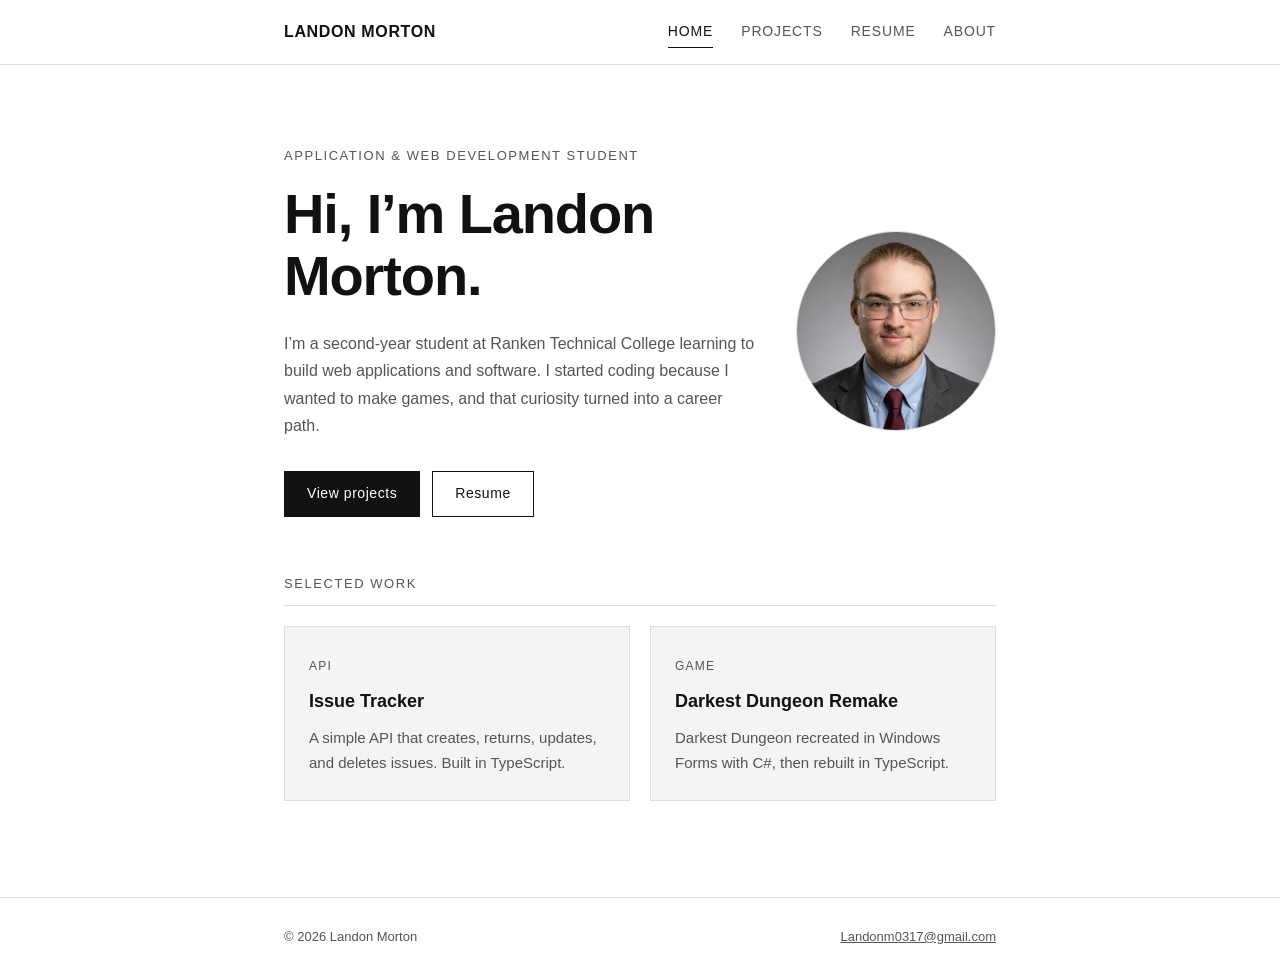
<file: index.html>
<!doctype html>
<html lang="en">
  <head>
    <meta charset="utf-8" />
    <meta name="viewport" content="width=device-width,initial-scale=1" />
    <title>Home · Landon Morton</title>
    <link rel="stylesheet" href="style.css" />
  </head>
  <body>
    <header>
      <div class="wrap">
        <a class="logo" href="index.html">LANDON MORTON</a
        ><button class="menu" aria-label="Menu">Menu</button>
        <nav>
          <a href="index.html">Home</a><a href="projects.html">Projects</a
          ><a href="resume.html">Resume</a><a href="about.html">About</a>
        </nav>
      </div>
    </header>
    <main>
      <div class="wrap">
        <div class="hero">
          <div>
            <p class="eyebrow">Application &amp; Web Development Student</p>
            <h1>Hi, I’m Landon Morton.</h1>
            <p>
              I’m a second-year student at Ranken Technical College learning to
              build web applications and software. I started coding because I
              wanted to make games, and that curiosity turned into a career
              path.
            </p>
            <div class="btns">
              <a class="btn fill" href="projects.html">View projects</a
              ><a class="btn" href="resume.html">Resume</a>
            </div>
          </div>
          <img
            class="portrait"
            src="images/headshot.jpg"
            alt="Portrait of Landon Morton"
            width="200"
            height="200"
          />
        </div>
        <h2>Selected work</h2>
        <div class="grid">
          <a
            class="card"
            href="https://github.com/Landon0Morton/issueTracker"
            target="_blank"
            rel="noopener"
            ><span class="tag">API</span>
            <h3>Issue Tracker</h3>
            <p>
              A simple API that creates, returns, updates, and deletes issues.
              Built in TypeScript.
            </p></a
          ><a class="card" href="projects.html"
            ><span class="tag">Game</span>
            <h3>Darkest Dungeon Remake</h3>
            <p>
              Darkest Dungeon recreated in Windows Forms with C#, then rebuilt
              in TypeScript.
            </p></a
          >
        </div>
      </div>
    </main>
    <footer>
      <div class="wrap">
        <span>© <span id="year"></span> Landon Morton</span
        ><a href="mailto:Landonm0317@gmail.com">Landonm0317@gmail.com</a>
      </div>
    </footer>
    <script src="script.js"></script>
  </body>
</html>
</file>
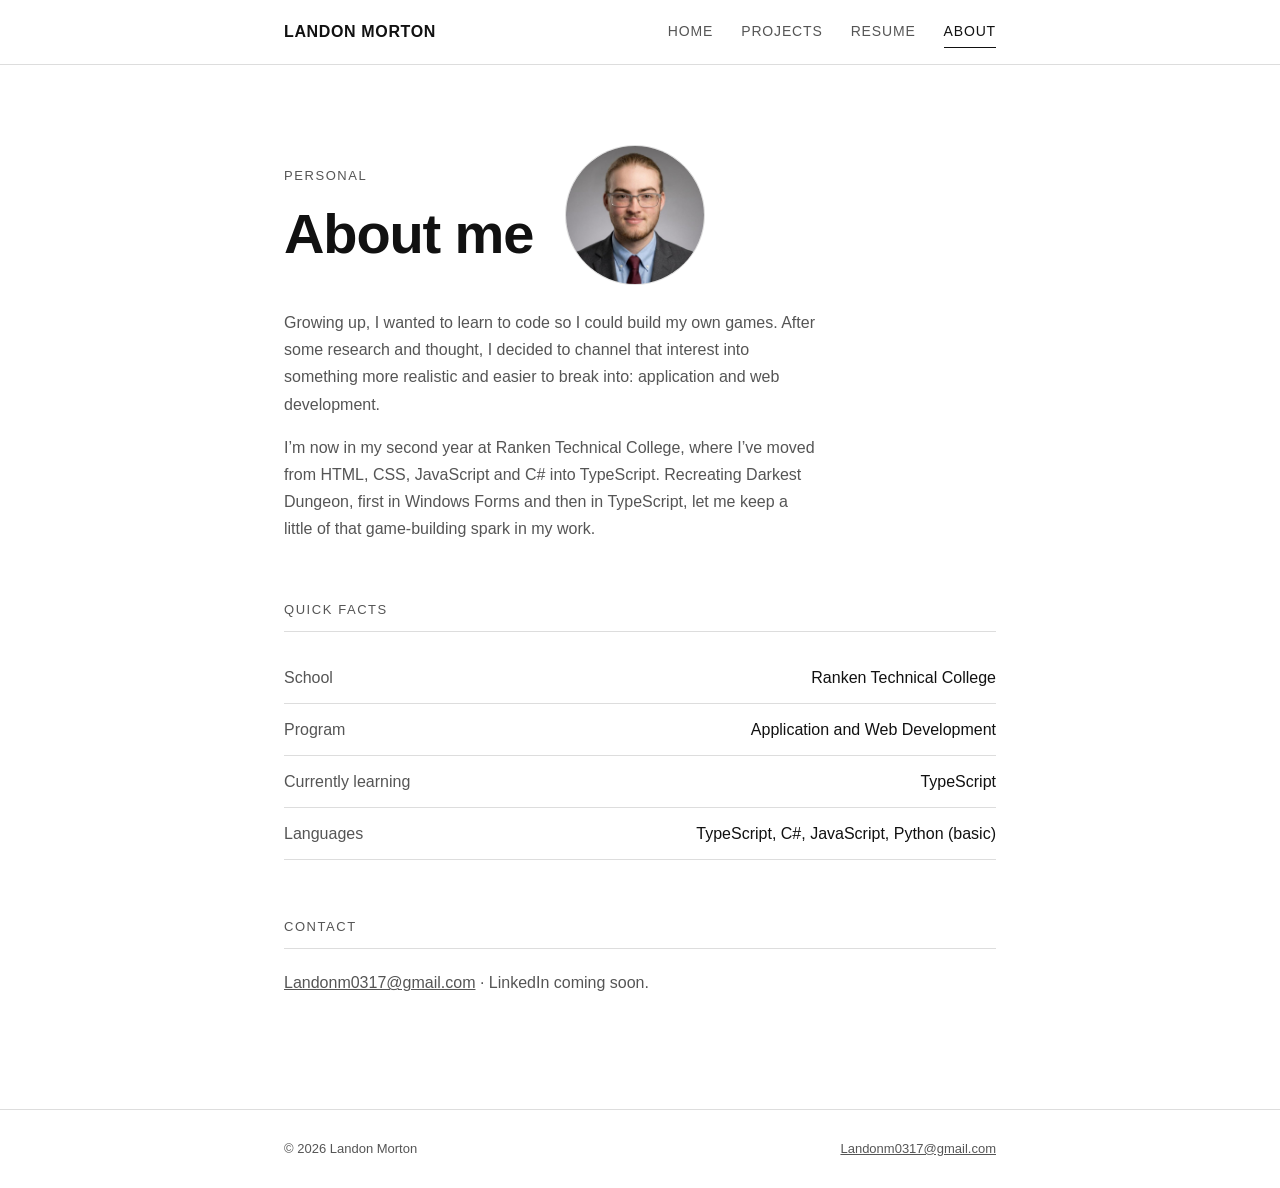
<file: about.html>
<!doctype html>
<html lang="en">
  <head>
    <meta charset="utf-8" />
    <meta name="viewport" content="width=device-width,initial-scale=1" />
    <title>About · Landon Morton</title>
    <link rel="stylesheet" href="style.css" />
  </head>
  <body>
    <header>
      <div class="wrap">
        <a class="logo" href="index.html">LANDON MORTON</a
        ><button class="menu" aria-label="Menu">Menu</button>
        <nav>
          <a href="index.html">Home</a><a href="projects.html">Projects</a
          ><a href="resume.html">Resume</a><a href="about.html">About</a>
        </nav>
      </div>
    </header>
    <main>
      <div class="wrap">
        <div class="about-top">
          <div>
            <p class="eyebrow">Personal</p>
            <h1>About me</h1>
          </div>
          <img
            class="portrait"
            src="images/headshot.jpg"
            alt="Portrait of Landon Morton"
            width="140"
            height="140"
          />
        </div>
        <p>
          Growing up, I wanted to learn to code so I could build my own games.
          After some research and thought, I decided to channel that interest
          into something more realistic and easier to break into: application
          and web development.
        </p>
        <p>
          I’m now in my second year at Ranken Technical College, where I’ve
          moved from HTML, CSS, JavaScript and C# into TypeScript. Recreating
          Darkest Dungeon, first in Windows Forms and then in TypeScript, let me
          keep a little of that game-building spark in my work.
        </p>
        <h2>Quick facts</h2>
        <ul class="facts">
          <li><span>School</span><b>Ranken Technical College</b></li>
          <li><span>Program</span><b>Application and Web Development</b></li>
          <li><span>Currently learning</span><b>TypeScript</b></li>
          <li>
            <span>Languages</span
            ><b>TypeScript, C#, JavaScript, Python (basic)</b>
          </li>
        </ul>
        <h2>Contact</h2>
        <p>
          <a href="mailto:Landonm0317@gmail.com">Landonm0317@gmail.com</a> ·
          LinkedIn coming soon.
        </p>
      </div>
    </main>
    <footer>
      <div class="wrap">
        <span>© <span id="year"></span> Landon Morton</span
        ><a href="mailto:Landonm0317@gmail.com">Landonm0317@gmail.com</a>
      </div>
    </footer>
    <script src="script.js"></script>
  </body>
</html>
</file>
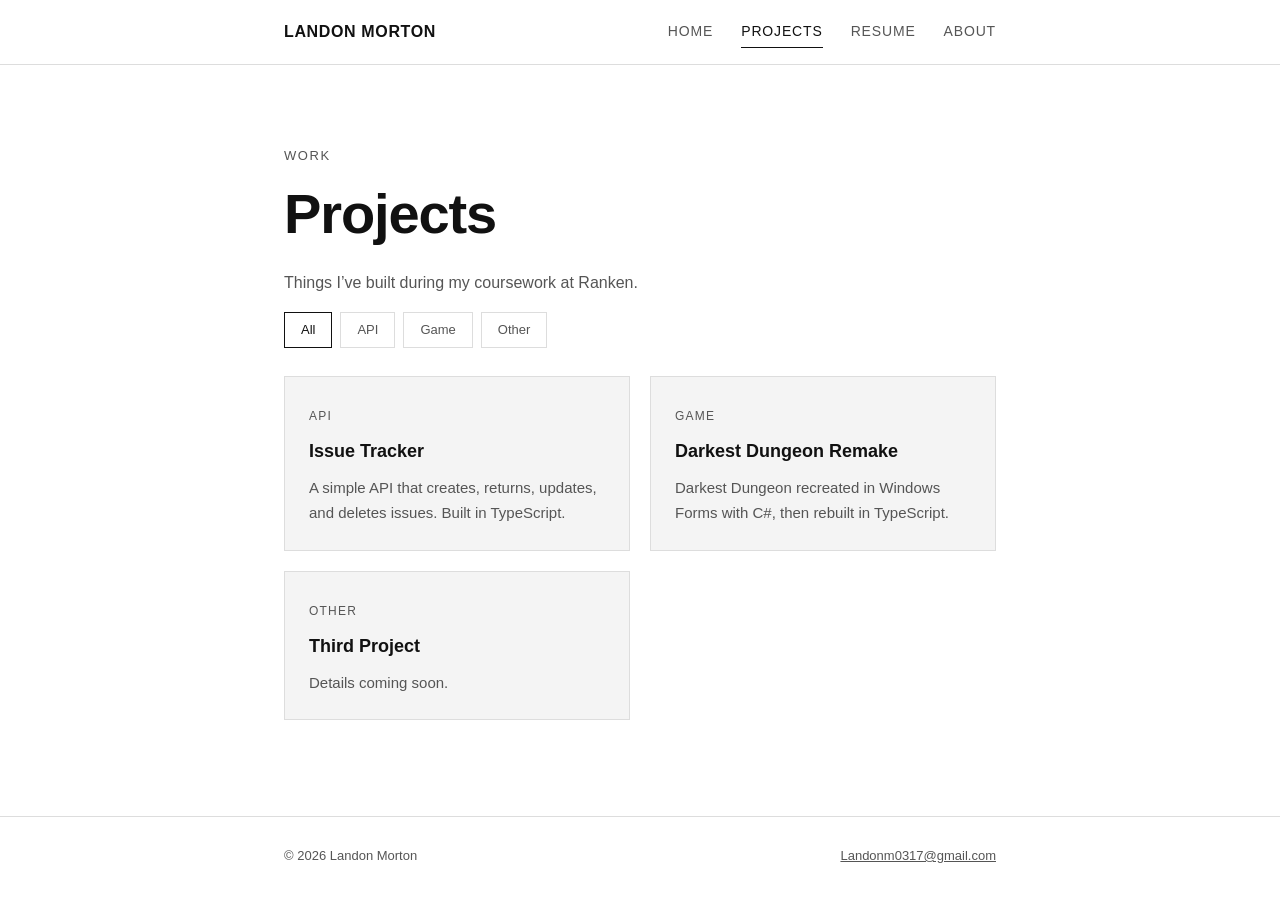
<file: projects.html>
<!doctype html>
<html lang="en">
  <head>
    <meta charset="utf-8" />
    <meta name="viewport" content="width=device-width,initial-scale=1" />
    <title>Projects · Landon Morton</title>
    <link rel="stylesheet" href="style.css" />
  </head>
  <body>
    <header>
      <div class="wrap">
        <a class="logo" href="index.html">LANDON MORTON</a
        ><button class="menu" aria-label="Menu">Menu</button>
        <nav>
          <a href="index.html">Home</a><a href="projects.html">Projects</a
          ><a href="resume.html">Resume</a><a href="about.html">About</a>
        </nav>
      </div>
    </header>
    <main>
      <div class="wrap">
        <p class="eyebrow">Work</p>
        <h1>Projects</h1>
        <p>Things I’ve built during my coursework at Ranken.</p>
        <div class="filters">
          <button class="on" data-filter="all">All</button
          ><button data-filter="api">API</button
          ><button data-filter="game">Game</button
          ><button data-filter="other">Other</button>
        </div>
        <div class="grid">
          <a
            class="card"
            data-cat="api"
            href="https://github.com/Landon0Morton/issueTracker"
            target="_blank"
            rel="noopener"
            ><span class="tag">API</span>
            <h3>Issue Tracker</h3>
            <p>
              A simple API that creates, returns, updates, and deletes issues.
              Built in TypeScript.
            </p></a
          ><a class="card" data-cat="game" href="projects.html"
            ><span class="tag">Game</span>
            <h3>Darkest Dungeon Remake</h3>
            <p>
              Darkest Dungeon recreated in Windows Forms with C#, then rebuilt
              in TypeScript.
            </p></a
          ><a class="card" data-cat="other" href="projects.html"
            ><span class="tag">Other</span>
            <h3>Third Project</h3>
            <p>Details coming soon.</p></a
          >
        </div>
      </div>
    </main>
    <footer>
      <div class="wrap">
        <span>© <span id="year"></span> Landon Morton</span
        ><a href="mailto:Landonm0317@gmail.com">Landonm0317@gmail.com</a>
      </div>
    </footer>
    <script src="script.js"></script>
  </body>
</html>
</file>
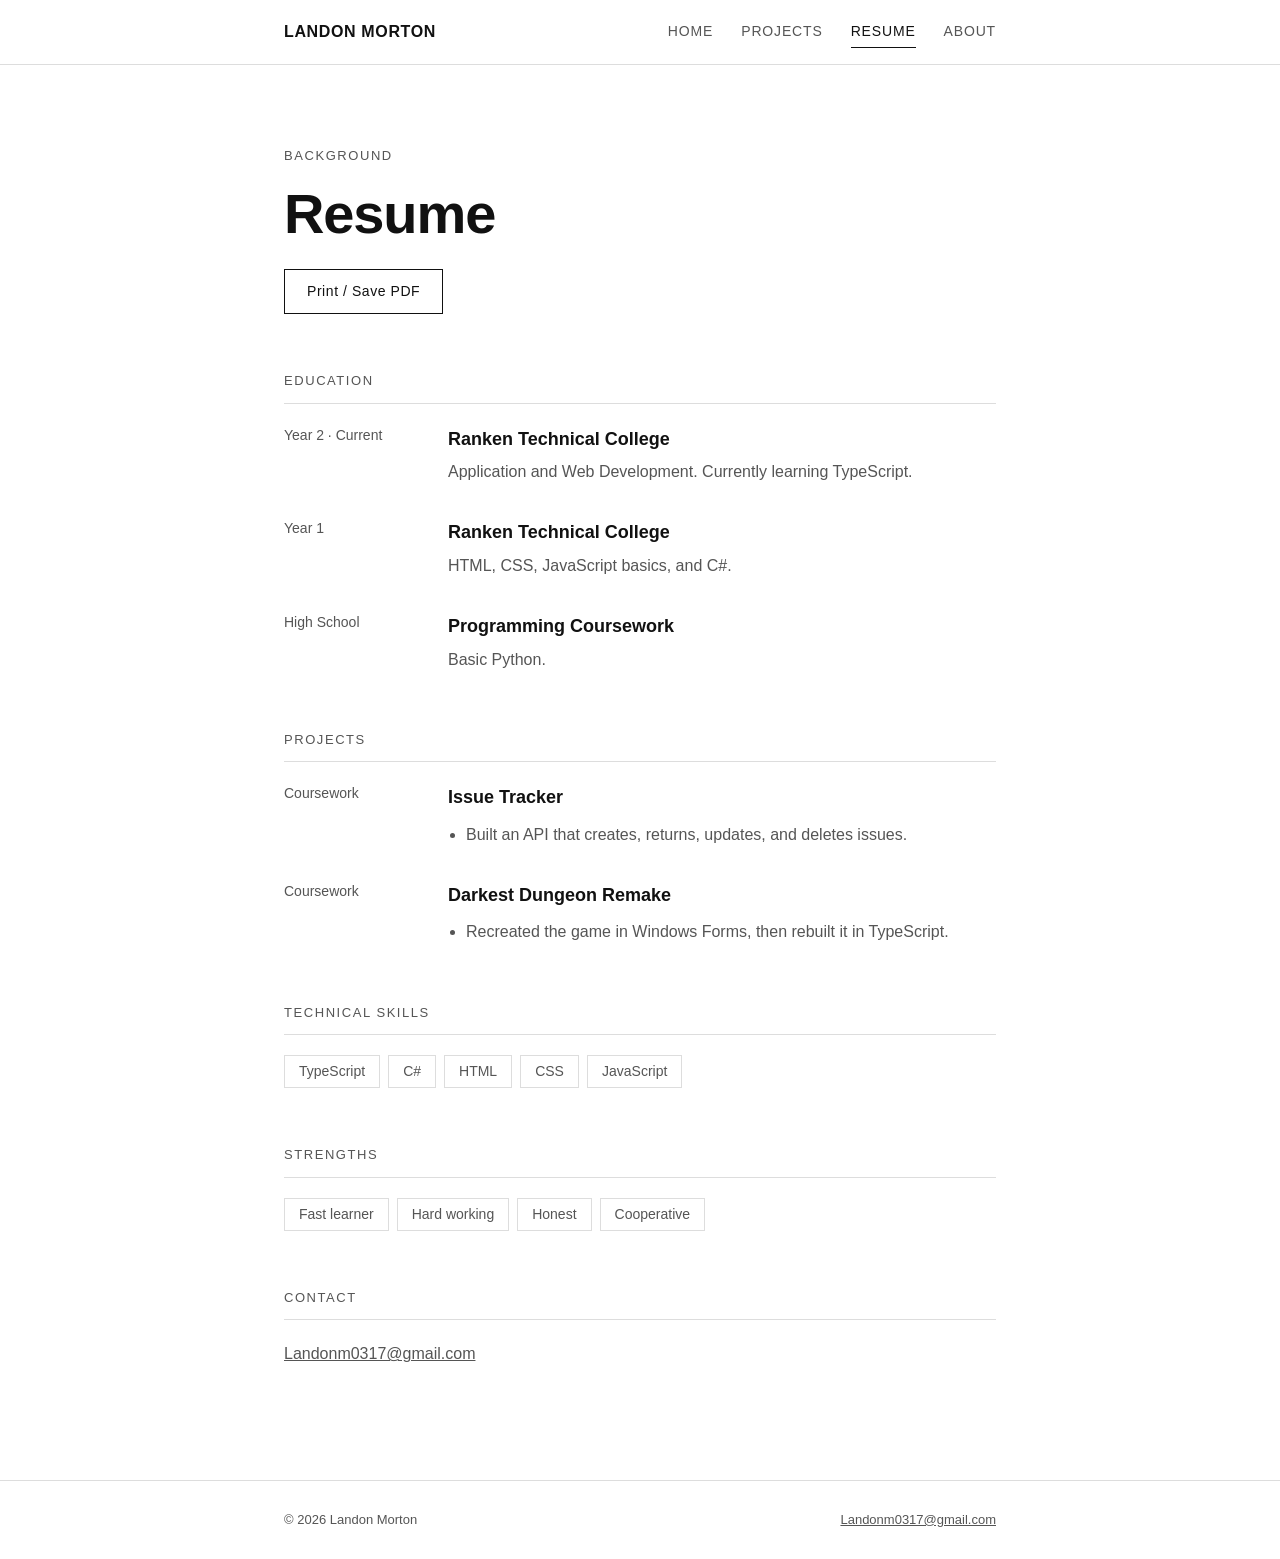
<file: resume.html>
<!doctype html>
<html lang="en">
  <head>
    <meta charset="utf-8" />
    <meta name="viewport" content="width=device-width,initial-scale=1" />
    <title>Resume · Landon Morton</title>
    <link rel="stylesheet" href="style.css" />
  </head>
  <body>
    <header>
      <div class="wrap">
        <a class="logo" href="index.html">LANDON MORTON</a
        ><button class="menu" aria-label="Menu">Menu</button>
        <nav>
          <a href="index.html">Home</a><a href="projects.html">Projects</a
          ><a href="resume.html">Resume</a><a href="about.html">About</a>
        </nav>
      </div>
    </header>
    <main>
      <div class="wrap">
        <p class="eyebrow">Background</p>
        <h1>Resume</h1>
        <div class="btns" style="margin: 0 0 8px">
          <a
            class="btn"
            href="#"
            onclick="
              window.print();
              return false;
            "
            >Print / Save PDF</a
          >
        </div>
        <h2>Education</h2>
        <div class="row">
          <div class="when">Year 2 · Current</div>
          <div>
            <h3>Ranken Technical College</h3>
            <p>
              Application and Web Development. Currently learning TypeScript.
            </p>
          </div>
        </div>
        <div class="row">
          <div class="when">Year 1</div>
          <div>
            <h3>Ranken Technical College</h3>
            <p>HTML, CSS, JavaScript basics, and C#.</p>
          </div>
        </div>
        <div class="row">
          <div class="when">High School</div>
          <div>
            <h3>Programming Coursework</h3>
            <p>Basic Python.</p>
          </div>
        </div>
        <h2>Projects</h2>
        <div class="row">
          <div class="when">Coursework</div>
          <div>
            <h3>Issue Tracker</h3>
            <ul>
              <li>
                Built an API that creates, returns, updates, and deletes issues.
              </li>
            </ul>
          </div>
        </div>
        <div class="row">
          <div class="when">Coursework</div>
          <div>
            <h3>Darkest Dungeon Remake</h3>
            <ul>
              <li>
                Recreated the game in Windows Forms, then rebuilt it in
                TypeScript.
              </li>
            </ul>
          </div>
        </div>
        <h2>Technical skills</h2>
        <div class="chips">
          <span>TypeScript</span><span>C#</span><span>HTML</span><span>CSS</span
          ><span>JavaScript</span>
        </div>
        <h2>Strengths</h2>
        <div class="chips">
          <span>Fast learner</span><span>Hard working</span><span>Honest</span
          ><span>Cooperative</span>
        </div>
        <h2>Contact</h2>
        <p><a href="mailto:Landonm0317@gmail.com">Landonm0317@gmail.com</a></p>
      </div>
    </main>
    <footer>
      <div class="wrap">
        <span>© <span id="year"></span> Landon Morton</span
        ><a href="mailto:Landonm0317@gmail.com">Landonm0317@gmail.com</a>
      </div>
    </footer>
    <script src="script.js"></script>
  </body>
</html>
</file>
<file: style.css>
:root {
  --bg: #fff;
  --fg: #111;
  --mid: #555;
  --line: #ddd;
  --soft: #f4f4f4;
}
@media (prefers-color-scheme: dark) {
  :root {
    --bg: #0c0c0c;
    --fg: #f2f2f2;
    --mid: #9a9a9a;
    --line: #2a2a2a;
    --soft: #161616;
  }
}
* {
  box-sizing: border-box;
  margin: 0;
  padding: 0;
}
html {
  scroll-behavior: smooth;
}
body {
  background: var(--bg);
  color: var(--fg);
  font:
    16px/1.7 "Helvetica Neue",
    Helvetica,
    Arial,
    sans-serif;
  -webkit-font-smoothing: antialiased;
}
a {
  color: inherit;
}
.wrap {
  max-width: 760px;
  margin: 0 auto;
  padding: 0 24px;
}
header {
  border-bottom: 1px solid var(--line);
}
header .wrap {
  display: flex;
  justify-content: space-between;
  align-items: center;
  height: 64px;
}
.logo {
  font-weight: 600;
  letter-spacing: 0.04em;
  text-decoration: none;
}
nav {
  display: flex;
  gap: 28px;
}
nav a {
  text-decoration: none;
  color: var(--mid);
  font-size: 14px;
  letter-spacing: 0.06em;
  text-transform: uppercase;
  padding: 4px 0;
  border-bottom: 1px solid transparent;
  transition: 0.2s;
}
nav a:hover,
nav a.active {
  color: var(--fg);
  border-color: var(--fg);
}
.menu {
  display: none;
  background: none;
  border: 1px solid var(--line);
  color: var(--fg);
  padding: 6px 12px;
  font: inherit;
  font-size: 13px;
  cursor: pointer;
}
main {
  padding: 80px 0 96px;
}
.eyebrow {
  color: var(--mid);
  font-size: 13px;
  letter-spacing: 0.12em;
  text-transform: uppercase;
  margin-bottom: 16px;
}
h1 {
  font-size: clamp(34px, 6vw, 56px);
  line-height: 1.1;
  font-weight: 600;
  letter-spacing: -0.02em;
  margin-bottom: 24px;
}
h2 {
  font-size: 13px;
  letter-spacing: 0.12em;
  text-transform: uppercase;
  color: var(--mid);
  font-weight: 500;
  margin: 56px 0 20px;
  padding-bottom: 10px;
  border-bottom: 1px solid var(--line);
}
h3 {
  font-size: 18px;
  font-weight: 600;
}
p {
  color: var(--mid);
  margin-bottom: 16px;
  max-width: 60ch;
}
.btns {
  display: flex;
  gap: 12px;
  margin-top: 32px;
  flex-wrap: wrap;
}
.btn {
  display: inline-block;
  padding: 10px 22px;
  border: 1px solid var(--fg);
  text-decoration: none;
  font-size: 14px;
  letter-spacing: 0.04em;
  transition: 0.2s;
}
.btn.fill {
  background: var(--fg);
  color: var(--bg);
}
.btn:hover {
  background: var(--fg);
  color: var(--bg);
}
.btn.fill:hover {
  background: transparent;
  color: var(--fg);
}
.filters {
  display: flex;
  gap: 8px;
  margin-bottom: 28px;
  flex-wrap: wrap;
}
.filters button {
  background: none;
  border: 1px solid var(--line);
  color: var(--mid);
  padding: 6px 16px;
  font: inherit;
  font-size: 13px;
  cursor: pointer;
  transition: 0.2s;
}
.filters button:hover,
.filters button.on {
  border-color: var(--fg);
  color: var(--fg);
}
.grid {
  display: grid;
  grid-template-columns: repeat(auto-fill, minmax(280px, 1fr));
  gap: 20px;
}
.card {
  border: 1px solid var(--line);
  padding: 24px;
  background: var(--soft);
  transition: 0.2s;
  text-decoration: none;
  display: block;
}
.card:hover {
  border-color: var(--fg);
  transform: translateY(-2px);
}
.card.hide {
  display: none;
}
.card .tag {
  font-size: 12px;
  color: var(--mid);
  letter-spacing: 0.1em;
  text-transform: uppercase;
}
.card h3 {
  margin: 8px 0;
}
.card p {
  font-size: 15px;
  margin: 0;
}
.row {
  display: grid;
  grid-template-columns: 140px 1fr;
  gap: 24px;
  margin-bottom: 32px;
}
.row .when {
  color: var(--mid);
  font-size: 14px;
}
.row p {
  margin: 4px 0 0;
}
.row ul {
  margin: 8px 0 0 18px;
  color: var(--mid);
}
.chips {
  display: flex;
  flex-wrap: wrap;
  gap: 8px;
}
.chips span {
  border: 1px solid var(--line);
  padding: 4px 14px;
  font-size: 14px;
  color: var(--mid);
}
.facts {
  list-style: none;
  color: var(--mid);
}
.facts li {
  display: flex;
  justify-content: space-between;
  padding: 12px 0;
  border-bottom: 1px solid var(--line);
}
.facts b {
  color: var(--fg);
  font-weight: 500;
}
footer {
  border-top: 1px solid var(--line);
  padding: 28px 0;
  color: var(--mid);
  font-size: 13px;
}
footer .wrap {
  display: flex;
  justify-content: space-between;
  flex-wrap: wrap;
  gap: 12px;
}
@media (max-width: 640px) {
  .menu {
    display: block;
  }
  nav {
    display: none;
    position: absolute;
    top: 64px;
    left: 0;
    right: 0;
    background: var(--bg);
    border-bottom: 1px solid var(--line);
    flex-direction: column;
    gap: 0;
    padding: 8px 24px;
  }
  nav.open {
    display: flex;
  }
  nav a {
    padding: 12px 0;
    border: 0;
  }
  header {
    position: relative;
  }
  .row {
    grid-template-columns: 1fr;
    gap: 4px;
  }
  main {
    padding: 48px 0 64px;
  }
}
@media print {
  header,
  footer,
  .btns {
    display: none;
  }
  main {
    padding: 0;
  }
  body {
    background: #fff;
    color: #000;
  }
}
.portrait {
  width: 200px;
  height: 200px;
  border-radius: 50%;
  object-fit: cover;
  border: 1px solid var(--line);
  display: block;
}
.hero {
  display: flex;
  align-items: center;
  justify-content: space-between;
  gap: 40px;
}
.hero .portrait {
  flex-shrink: 0;
}
.about-top {
  display: flex;
  align-items: center;
  gap: 32px;
  margin-bottom: 24px;
}
.about-top h1 {
  margin: 0;
}
.about-top .portrait {
  width: 140px;
  height: 140px;
  flex-shrink: 0;
}
@media (max-width: 640px) {
  .hero {
    flex-direction: column-reverse;
    align-items: flex-start;
    gap: 24px;
  }
  .hero .portrait {
    width: 140px;
    height: 140px;
  }
  .about-top {
    flex-direction: column;
    align-items: flex-start;
    gap: 16px;
  }
}
</file>
